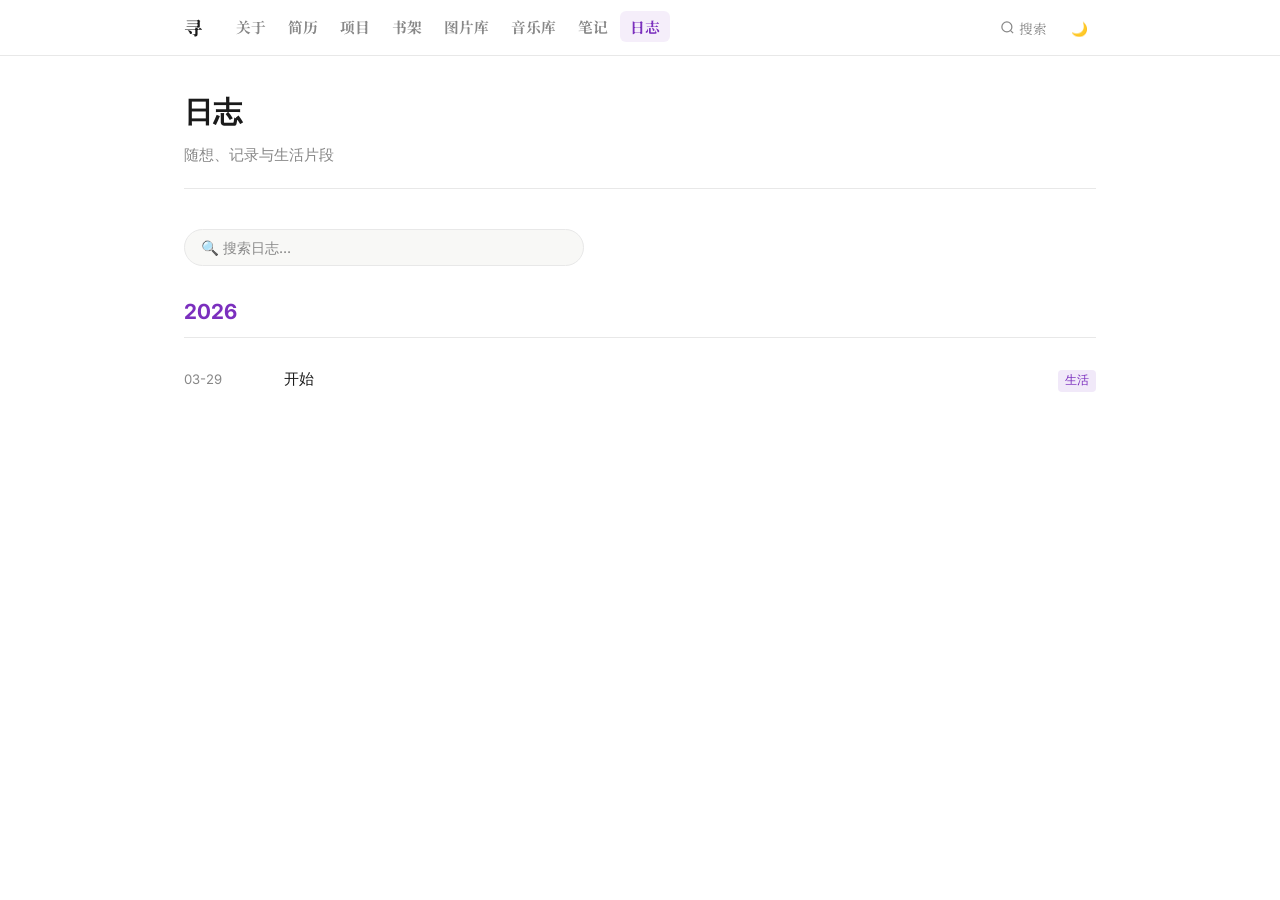
<file: blog.html>
<!DOCTYPE html>
<html lang="zh" data-theme="light">
<head>
  <meta charset="UTF-8">
  <meta name="viewport" content="width=device-width, initial-scale=1.0">
  <title>日志 | 寻</title>
  <link rel="preconnect" href="https://fonts.googleapis.com">
  <link href="https://fonts.googleapis.com/css2?family=Noto+Serif+SC:wght@400;500;700&family=Inter:wght@400;500;600&display=swap" rel="stylesheet">
  <link rel="stylesheet" href="assets/css/style.css">
  <style>
    .blog-search-wrap {
      margin-bottom: 28px;
    }
    .blog-search-input {
      width: 100%;
      max-width: 400px;
      padding: 9px 16px;
      border: 1px solid var(--border);
      border-radius: 24px;
      background: var(--bg-secondary);
      color: var(--text);
      font-size: 0.9rem;
      font-family: var(--font-ui);
      outline: none;
      transition: border-color 0.2s;
    }
    .blog-search-input:focus { border-color: var(--accent); }
    .blog-search-input::placeholder { color: var(--text-muted); }

    /* 列表视图 */
    .blog-list { }
    .blog-year-group { margin-bottom: 40px; }
    .blog-year {
      font-size: 1.3rem;
      font-weight: 700;
      color: var(--accent);
      margin-bottom: 16px;
      padding-bottom: 8px;
      border-bottom: 1px solid var(--border);
    }
    .blog-item {
      display: flex;
      gap: 20px;
      align-items: baseline;
      padding: 12px 0;
      border-bottom: 1px solid var(--border);
      cursor: pointer;
      transition: color 0.2s;
    }
    .blog-item:last-child { border-bottom: none; }
    .blog-item:hover .blog-item-title { color: var(--accent); }
    .blog-item-date {
      color: var(--text-muted);
      font-size: 0.82rem;
      white-space: nowrap;
      flex-shrink: 0;
      width: 80px;
    }
    .blog-item-title {
      font-size: 0.95rem;
      font-weight: 500;
      transition: color 0.2s;
      flex: 1;
    }
    .blog-item-tags {
      display: flex;
      gap: 6px;
      flex-shrink: 0;
    }
    .blog-tag {
      background: rgba(123,47,190,0.1);
      color: var(--accent);
      border-radius: 4px;
      padding: 1px 7px;
      font-size: 0.73rem;
    }

    /* 文章详情 */
    .blog-detail { display: none; }
    .blog-detail.active { display: block; }
    .blog-back-btn {
      display: inline-flex;
      align-items: center;
      gap: 6px;
      background: none;
      border: none;
      color: var(--accent);
      font-size: 0.88rem;
      cursor: pointer;
      padding: 0;
      margin-bottom: 28px;
      font-family: var(--font-ui);
      transition: opacity 0.2s;
    }
    .blog-back-btn:hover { opacity: 0.7; }
    .blog-post-title {
      font-size: 1.8rem;
      font-weight: 700;
      font-family: var(--font-main);
      margin-bottom: 10px;
      line-height: 1.3;
    }
    .blog-post-meta {
      color: var(--text-muted);
      font-size: 0.84rem;
      margin-bottom: 32px;
      display: flex;
      align-items: center;
      gap: 12px;
      flex-wrap: wrap;
    }
    .blog-post-body {
      font-family: var(--font-main);
      font-size: 1.02rem;
      line-height: 2;
      color: var(--text);
    }
    .blog-post-body h2 {
      font-size: 1.2rem;
      font-weight: 700;
      margin: 36px 0 14px;
      padding-bottom: 8px;
      border-bottom: 1px solid var(--border);
    }
    .blog-post-body h3 {
      font-size: 1.05rem;
      font-weight: 600;
      margin: 24px 0 10px;
    }
    .blog-post-body p { margin-bottom: 18px; }
    .blog-post-body blockquote {
      border-left: 3px solid var(--accent);
      padding: 4px 0 4px 20px;
      margin: 24px 0;
      color: var(--text-muted);
      font-style: italic;
    }
    .blog-post-body img {
      border-radius: 8px;
      margin: 16px 0;
    }
  </style>
  <script>
    (function() {
      const t = localStorage.getItem('theme') ||
        (window.matchMedia('(prefers-color-scheme: dark)').matches ? 'dark' : 'light');
      document.documentElement.setAttribute('data-theme', t);
    })();
  </script>
</head>
<body>

  <div id="progress-bar"></div>

  <nav class="navbar">
    <div class="navbar-inner">
      <a class="navbar-brand" href="index.html">寻</a>
      <ul class="nav-links">
        <li><a href="index.html">关于</a></li>
        <li><a href="cv.html">简历</a></li>
        <li><a href="projects.html">项目</a></li>
        <li><a href="books.html">书架</a></li>
        <li><a href="gallery.html">图片库</a></li>
        <li><a href="music.html">音乐库</a></li>
        <li><a href="notes.html">笔记</a></li>
        <li><a href="blog.html">日志</a></li>
      </ul>
      <button class="nav-hamburger" id="nav-hamburger" onclick="toggleMobileNav()">
        <span></span><span></span><span></span>
      </button>
      <div class="nav-right">
        <button class="nav-btn" id="search-btn">
          <svg width="15" height="15" viewBox="0 0 24 24" fill="none" stroke="currentColor" stroke-width="2">
            <circle cx="11" cy="11" r="8"/><path d="m21 21-4.35-4.35"/>
          </svg>
          搜索
        </button>
        <button class="nav-btn" id="theme-toggle">🌙</button>
      </div>
    </div>
  </nav>
  <!-- 手机端导航 -->
<div class="mobile-nav" id="mobile-nav">
  <a href="index.html">关于</a>
  <a href="cv.html">简历</a>
  <a href="projects.html">项目</a>
  <a href="books.html">书架</a>
  <a href="gallery.html">图片库</a>
  <a href="music.html">音乐库</a>
  <a href="notes.html">笔记</a>
  <a href="blog.html">日志</a>
</div>
  
  <main class="page-wrapper">
    <div class="page-header">
      <h1 class="page-title">日志</h1>
      <p class="page-subtitle">随想、记录与生活片段</p>
    </div>

    <!-- 列表视图 -->
    <div id="blog-list-view">
      <div class="blog-search-wrap">
        <input class="blog-search-input"
               id="blog-search"
               type="text"
               placeholder="🔍 搜索日志...">
      </div>
      <div id="blog-list"></div>
    </div>

    <!-- 文章详情 -->
    <div id="blog-detail-view" class="blog-detail">
      <button class="blog-back-btn" onclick="closeBlogPost()">← 返回日志</button>
      <h1 class="blog-post-title" id="post-title"></h1>
      <div class="blog-post-meta" id="post-meta"></div>
      <div class="blog-post-body" id="post-body"></div>
    </div>
  </main>

  <!-- 搜索弹窗 -->
  <div id="search-overlay" class="search-overlay">
    <div class="search-box">
      <div class="search-input-wrap">
        <svg width="18" height="18" viewBox="0 0 24 24" fill="none" stroke="currentColor" stroke-width="2">
          <circle cx="11" cy="11" r="8"/><path d="m21 21-4.35-4.35"/>
        </svg>
        <input id="search-input" class="search-input" placeholder="输入以开始搜索..." autocomplete="off">
      </div>
      <div id="search-results" class="search-results"></div>
      <div class="search-footer">
        <span><kbd>↑</kbd><kbd>↓</kbd> 导航</span>
        <span><kbd>↩</kbd> 选择</span>
        <span><kbd>esc</kbd> 关闭</span>
      </div>
    </div>
  </div>

  <script src="assets/js/main.js"></script>
  <script>
    // ===== 日志数据，按格式添加 =====
    const posts = [
      {
        id: 'start',
        title: '开始',
        date: '2026-03-29',
        tags: ['生活'],
        excerpt: '这是我的第一篇日志。',
        content: `
          <p>Es Muss Sein.</p>
        `
      },
    ];
    // =================================

    function renderBlogList(query) {
      const q = (query || '').toLowerCase();
      const filtered = q
        ? posts.filter(p => p.title.toLowerCase().includes(q) ||
                            p.tags.some(t => t.toLowerCase().includes(q)))
        : posts;

      if (filtered.length === 0) {
        document.getElementById('blog-list').innerHTML =
          '<p style="color:var(--text-muted);padding:24px 0;">未找到相关日志</p>';
        return;
      }

      // 按年份分组
      const byYear = {};
      filtered.forEach(p => {
        const year = p.date.slice(0, 4);
        if (!byYear[year]) byYear[year] = [];
        byYear[year].push(p);
      });

      let html = '';
      Object.keys(byYear).sort((a, b) => b - a).forEach(year => {
        html += `<div class="blog-year-group">
          <div class="blog-year">${year}</div>`;
        byYear[year].forEach(p => {
          const tagsHtml = p.tags.map(t => `<span class="blog-tag">${t}</span>`).join('');
          html += `
            <div class="blog-item" onclick="openBlogPost('${p.id}')">
              <span class="blog-item-date">${p.date.slice(5)}</span>
              <span class="blog-item-title">${p.title}</span>
              <div class="blog-item-tags">${tagsHtml}</div>
            </div>`;
        });
        html += '</div>';
      });

      document.getElementById('blog-list').innerHTML = html;
    }

    function openBlogPost(id) {
      const post = posts.find(p => p.id === id);
      if (!post) return;
      document.getElementById('post-title').textContent = post.title;
      const tagsHtml = post.tags.map(t => `<span class="blog-tag">${t}</span>`).join(' ');
      document.getElementById('post-meta').innerHTML =
        `<span>${post.date}</span><span>${tagsHtml}</span>`;
      document.getElementById('post-body').innerHTML = post.content;
      document.getElementById('blog-list-view').style.display = 'none';
      document.getElementById('blog-detail-view').classList.add('active');
      window.scrollTo({ top: 0, behavior: 'smooth' });
    }

    function closeBlogPost() {
      document.getElementById('blog-detail-view').classList.remove('active');
      document.getElementById('blog-list-view').style.display = 'block';
    }

    document.getElementById('blog-search').addEventListener('input', function () {
      renderBlogList(this.value);
    });

    renderBlogList();
  </script>
</body>
</html>
</file>
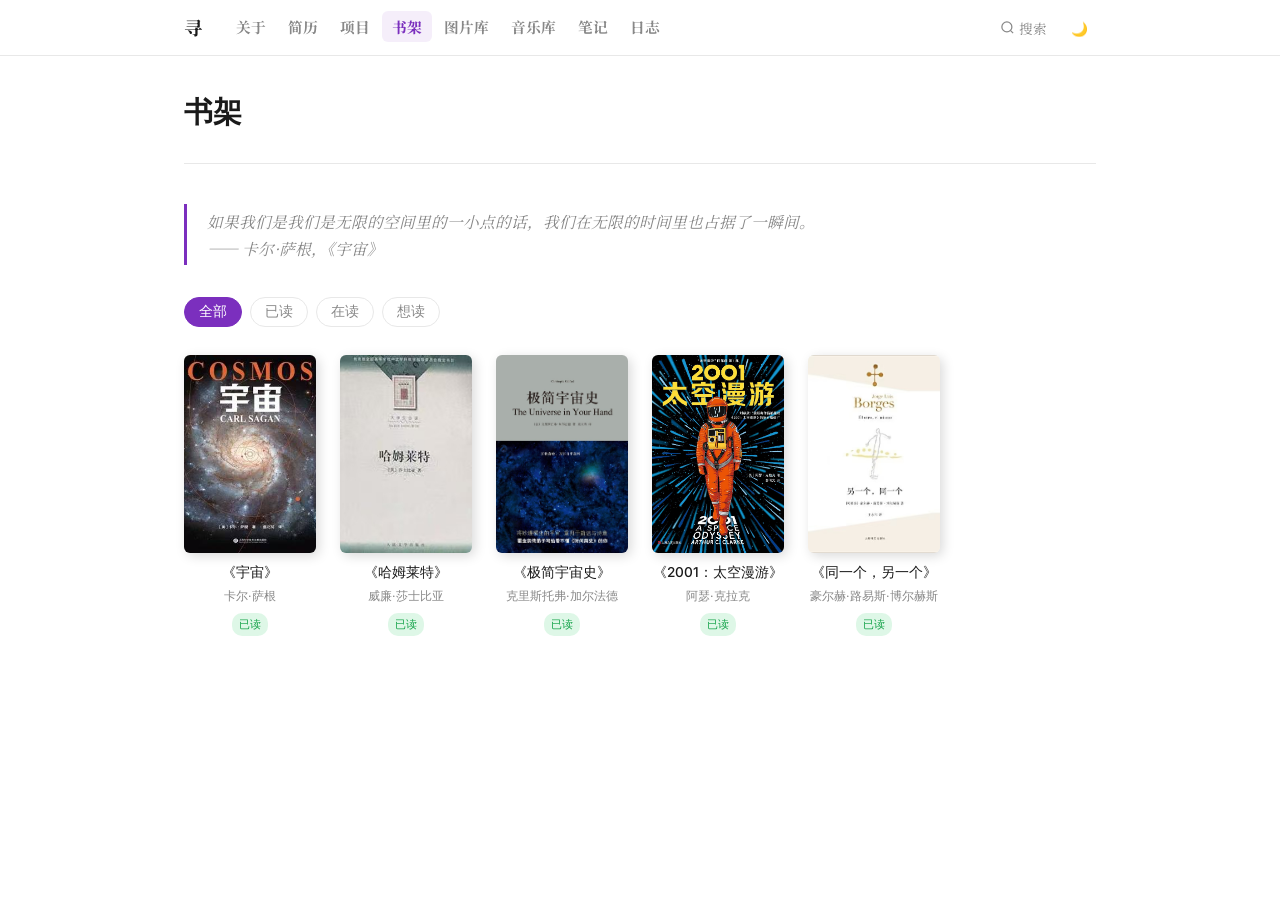
<file: books.html>
<!DOCTYPE html>
<html lang="zh" data-theme="light">
<head>
  <meta charset="UTF-8">
  <meta name="viewport" content="width=device-width, initial-scale=1.0">
  <title>书架 | 寻</title>
  <link rel="preconnect" href="https://fonts.googleapis.com">
  <link href="https://fonts.googleapis.com/css2?family=Noto+Serif+SC:wght@400;500;700&family=Inter:wght@400;500;600&display=swap" rel="stylesheet">
  <link rel="stylesheet" href="assets/css/style.css">
  <style>
    .books-grid {
      display: grid;
      grid-template-columns: repeat(auto-fill, minmax(130px, 1fr));
      gap: 24px;
      margin-top: 8px;
    }
    .book-card {
      cursor: pointer;
      transition: transform 0.2s;
    }
    .book-card:hover { transform: translateY(-4px); }
    .book-cover {
      width: 100%;
      aspect-ratio: 2/3;
      object-fit: cover;
      border-radius: 6px;
      box-shadow: 3px 3px 12px rgba(0,0,0,0.15);
      background: var(--bg-secondary);
      display: flex;
      align-items: center;
      justify-content: center;
      font-size: 2rem;
      margin-bottom: 10px;
    }
    .book-cover img {
      width: 100%;
      height: 100%;
      object-fit: cover;
      border-radius: 6px;
    }
    .book-title {
      font-size: 0.85rem;
      font-weight: 500;
      text-align: center;
      line-height: 1.4;
      margin-bottom: 4px;
    }
    .book-author {
      font-size: 0.76rem;
      color: var(--text-muted);
      text-align: center;
    }
    .book-status {
      display: inline-block;
      font-size: 0.7rem;
      padding: 2px 7px;
      border-radius: 10px;
      margin: 6px auto 0;
      display: block;
      text-align: center;
      width: fit-content;
    }
    .status-read {
      background: rgba(34,197,94,0.15);
      color: #16a34a;
    }
    .status-reading {
      background: rgba(123,47,190,0.12);
      color: var(--accent);
    }
    .status-want {
      background: rgba(234,179,8,0.15);
      color: #b45309;
    }
    .filter-tabs {
      display: flex;
      gap: 8px;
      margin-bottom: 28px;
      flex-wrap: wrap;
    }
    .filter-tab {
      background: none;
      border: 1px solid var(--border);
      border-radius: 20px;
      padding: 5px 14px;
      font-size: 0.85rem;
      cursor: pointer;
      color: var(--text-muted);
      transition: all 0.2s;
      font-family: var(--font-ui);
    }
    .filter-tab:hover,
    .filter-tab.active {
      background: var(--accent);
      border-color: var(--accent);
      color: white;
    }

    /* 书籍详情弹窗 */
    .book-modal {
      display: none;
      position: fixed;
      inset: 0;
      background: rgba(0,0,0,0.5);
      z-index: 2000;
      align-items: center;
      justify-content: center;
      padding: 24px;
    }
    .book-modal.active { display: flex; }
    .book-modal-content {
      background: var(--bg);
      border-radius: 14px;
      padding: 32px;
      max-width: 480px;
      width: 100%;
      position: relative;
      box-shadow: 0 20px 60px rgba(0,0,0,0.2);
      display: grid;
      grid-template-columns: 120px 1fr;
      gap: 24px;
    }
    .book-modal-cover {
      width: 120px;
      aspect-ratio: 2/3;
      object-fit: cover;
      border-radius: 6px;
      box-shadow: 3px 3px 12px rgba(0,0,0,0.15);
      background: var(--bg-secondary);
    }
    .book-modal-cover img {
      width: 100%;
      height: 100%;
      object-fit: cover;
      border-radius: 6px;
    }
    .book-modal-title {
      font-size: 1.15rem;
      font-weight: 700;
      margin-bottom: 6px;
      font-family: var(--font-main);
    }
    .book-modal-author {
      color: var(--text-muted);
      font-size: 0.88rem;
      margin-bottom: 12px;
    }
    .book-modal-note {
  font-size: 0.9rem;
  line-height: 1.8;
  color: var(--text);
  font-family: var(--font-main);
  white-space: pre-wrap;  /* 加这一行 */
}
    .modal-close {
      position: absolute;
      top: 16px;
      right: 16px;
      background: none;
      border: none;
      font-size: 1.2rem;
      cursor: pointer;
      color: var(--text-muted);
      line-height: 1;
    }
    .modal-close:hover { color: var(--text); }
  </style>
  <script>
    (function() {
      const t = localStorage.getItem('theme') ||
        (window.matchMedia('(prefers-color-scheme: dark)').matches ? 'dark' : 'light');
      document.documentElement.setAttribute('data-theme', t);
    })();
  </script>
</head>
<body>

  <div id="progress-bar"></div>

  <nav class="navbar">
    <div class="navbar-inner">
      <a class="navbar-brand" href="index.html">寻</a>
      <ul class="nav-links">
        <li><a href="index.html">关于</a></li>
        <li><a href="cv.html">简历</a></li>
        <li><a href="projects.html">项目</a></li>
        <li><a href="books.html">书架</a></li>
        <li><a href="gallery.html">图片库</a></li>
        <li><a href="music.html">音乐库</a></li>
        <li><a href="notes.html">笔记</a></li>
        <li><a href="blog.html">日志</a></li>
      </ul>
      <button class="nav-hamburger" id="nav-hamburger" onclick="toggleMobileNav()">
        <span></span><span></span><span></span>
      </button>
      <div class="nav-right">
        <button class="nav-btn" id="search-btn">
          <svg width="15" height="15" viewBox="0 0 24 24" fill="none" stroke="currentColor" stroke-width="2">
            <circle cx="11" cy="11" r="8"/><path d="m21 21-4.35-4.35"/>
          </svg>
          搜索
        </button>
        <button class="nav-btn" id="theme-toggle">🌙</button>
      </div>
    </div>
  </nav>
  <!-- 手机端导航 -->
<div class="mobile-nav" id="mobile-nav">
  <a href="index.html">关于</a>
  <a href="cv.html">简历</a>
  <a href="projects.html">项目</a>
  <a href="books.html">书架</a>
  <a href="gallery.html">图片库</a>
  <a href="music.html">音乐库</a>
  <a href="notes.html">笔记</a>
  <a href="blog.html">日志</a>
</div>

  <main class="page-wrapper">
    <div class="page-header">
      <h1 class="page-title">书架</h1>
    </div>

    <div class="quote-block">
      如果我们是我们是无限的空间里的一小点的话，我们在无限的时间里也占据了一瞬间。<br>
      —— 卡尔·萨根，《宇宙》
    </div>

    <!-- 筛选 -->
    <div class="filter-tabs">
      <button class="filter-tab active" onclick="filterBooks('all', this)">全部</button>
      <button class="filter-tab" onclick="filterBooks('read', this)">已读</button>
      <button class="filter-tab" onclick="filterBooks('reading', this)">在读</button>
      <button class="filter-tab" onclick="filterBooks('want', this)">想读</button>
    </div>

    <!-- 书架网格 -->
    <div class="books-grid" id="books-grid">
    </div>
  </main>

  <!-- 书籍详情弹窗 -->
  <div id="book-modal" class="book-modal">
    <div class="book-modal-content">
      <button class="modal-close" onclick="closeBookModal()">✕</button>
      <div class="book-modal-cover" id="modal-cover"></div>
      <div>
        <div class="book-modal-title" id="modal-title"></div>
        <div class="book-modal-author" id="modal-author"></div>
        <div class="book-modal-note" id="modal-note"></div>
      </div>
    </div>
  </div>

  <!-- 搜索弹窗 -->
  <div id="search-overlay" class="search-overlay">
    <div class="search-box">
      <div class="search-input-wrap">
        <svg width="18" height="18" viewBox="0 0 24 24" fill="none" stroke="currentColor" stroke-width="2">
          <circle cx="11" cy="11" r="8"/><path d="m21 21-4.35-4.35"/>
        </svg>
        <input id="search-input" class="search-input" placeholder="输入以开始搜索..." autocomplete="off">
      </div>
      <div id="search-results" class="search-results"></div>
      <div class="search-footer">
        <span><kbd>↑</kbd><kbd>↓</kbd> 导航</span>
        <span><kbd>↩</kbd> 选择</span>
        <span><kbd>esc</kbd> 关闭</span>
      </div>
    </div>
  </div>

  <script src="assets/js/main.js"></script>
  <script>
    // 书目数据，自己添加
    const books = [
      {
        title: '《宇宙》',
        author: '卡尔·萨根',
        cover: 'assets/img/books/COSMOS.jpg',
        emoji: '🌌',
        status: 'read',
        note: '在广袤的空间和无限的时间中，能够与你共享同一颗星球和同一段时光，是我的荣幸。'
      },
      {
        title: '《哈姆莱特》',
        author: '威廉·莎士比亚',
        cover: 'assets/img/books/hmlt.jpg',
        emoji: '🎭',
        status: 'read',
        note: 'To be or not to be, that is the question.'
      },
      {
        title: '《极简宇宙史》',
        author: '克里斯托弗·加尔法德',
        cover: 'assets/img/books/jjyzs.jpg',
        emoji: '⚛️',
        status: 'read',
        note: '宇宙琴弦的涟漪。'
      },
      {
        title: '《2001：太空漫游》',
        author: '阿瑟·克拉克',
        cover: 'assets/img/books/2001tkmy.jpg',
        emoji: '🚀',
        status: 'read',
        note: `今天每一个活着的人身后，都立着30个鬼魂——30:1，正是死去的人与活人的比例。开天辟地以来，在地球上活过的人大约总共一千亿。这是个有趣的数字，因为说巧不巧，我们所在的这个宇宙，也就是银河系，也有大约一千亿颗星星。因此，每一个在地球上活过的人，在这个宇宙里都有一颗对应的星星在闪烁。
        ——《2001：太空漫游》首版序`
      },
      {
        title: '《同一个，另一个》',
        author: '豪尔赫·路易斯·博尔赫斯',
        cover: 'assets/img/books/tyglyg.jpg',
        emoji: '📖',
        status: 'read',
        note: `我用什么才能留住你？
我给你贫穷的街道、
绝望的日落、
破败郊区的月亮，
我给你一个久久地望着孤月的人的悲哀。
它们已离你而去。
你不再分享皎洁的月光
和舒缓的花园。
每晚的月亮
都是过去的镜子。
凌凉的水晶、痛苦的太阳。
永别了，相互爱慕的手
和耳鬓厮磨。
今天你的所有
只是忠实的回忆和孤寂的日子。`,
      },
    ];

    const statusMap = {
      read: { label: '已读', cls: 'status-read' },
      reading: { label: '在读', cls: 'status-reading' },
      want: { label: '想读', cls: 'status-want' },
    };

    function renderBooks(filter) {
      const grid = document.getElementById('books-grid');
      const filtered = filter === 'all' ? books : books.filter(b => b.status === filter);
      grid.innerHTML = filtered.map((b, i) => `
        <div class="book-card" onclick="openBookModal(${books.indexOf(b)})">
          <div class="book-cover">
            ${b.cover
              ? `<img src="${b.cover}" alt="${b.title}" onerror="this.parentElement.innerHTML='${b.emoji}'">`
              : b.emoji}
          </div>
          <div class="book-title">${b.title}</div>
          <div class="book-author">${b.author}</div>
          <span class="book-status ${statusMap[b.status].cls}">${statusMap[b.status].label}</span>
        </div>
      `).join('');
    }

    function filterBooks(status, btn) {
      document.querySelectorAll('.filter-tab').forEach(b => b.classList.remove('active'));
      btn.classList.add('active');
      renderBooks(status);
    }

    function openBookModal(idx) {
      const b = books[idx];
      document.getElementById('modal-title').textContent = b.title;
      document.getElementById('modal-author').textContent = b.author;
      document.getElementById('modal-note').textContent = b.note;
      const cover = document.getElementById('modal-cover');
      cover.innerHTML = b.cover
        ? `<img src="${b.cover}" alt="${b.title}">`
        : `<div style="width:100%;height:100%;display:flex;align-items:center;justify-content:center;font-size:3rem;background:var(--bg-secondary);border-radius:6px;">${b.emoji}</div>`;
      document.getElementById('book-modal').classList.add('active');
    }

    function closeBookModal() {
      document.getElementById('book-modal').classList.remove('active');
    }

    document.getElementById('book-modal').addEventListener('click', e => {
      if (e.target === document.getElementById('book-modal')) closeBookModal();
    });

    document.addEventListener('keydown', e => {
      if (e.key === 'Escape') closeBookModal();
    });

    renderBooks('all');
  </script>
</body>
</html>
</file>
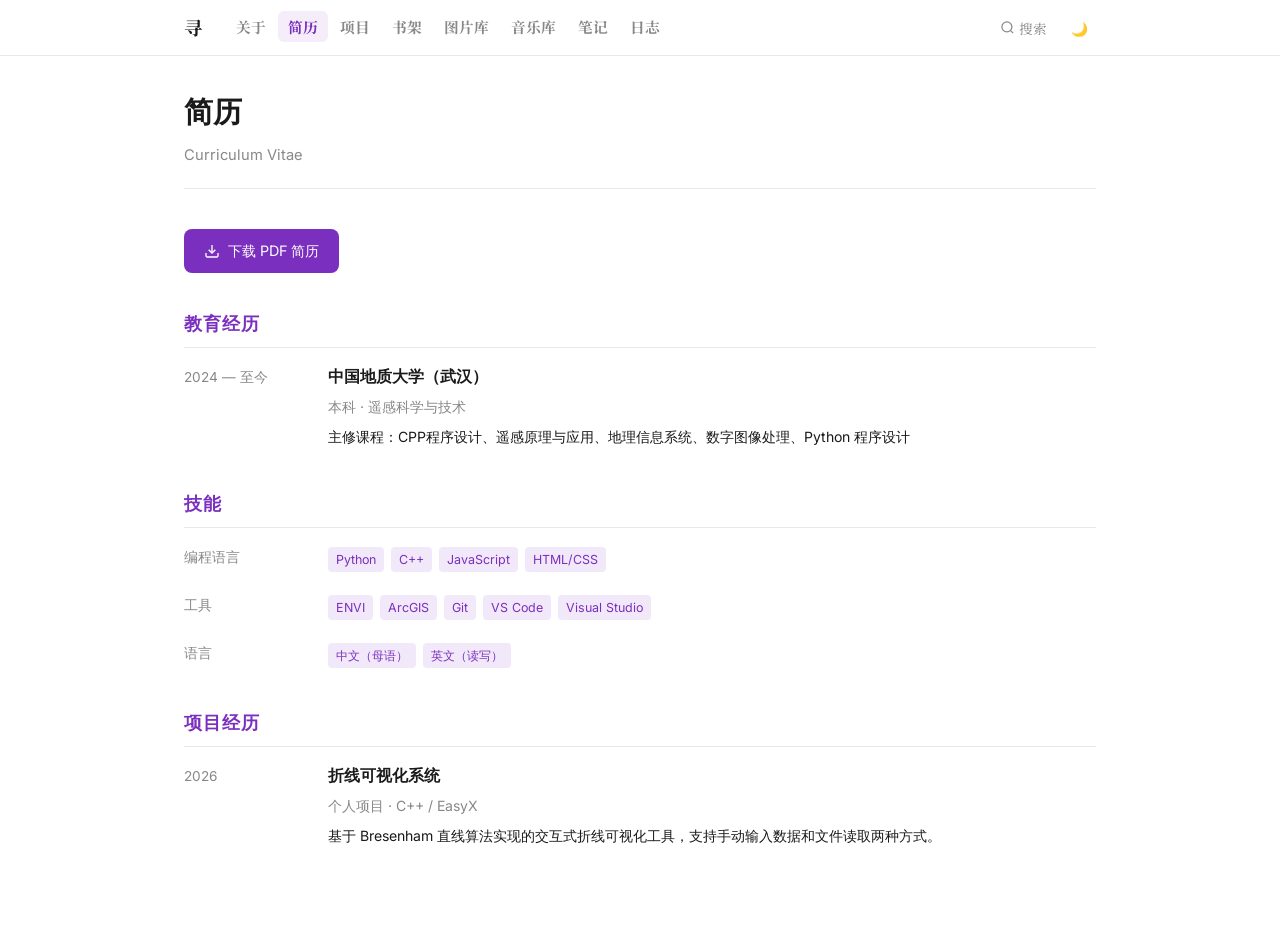
<file: cv.html>
<!DOCTYPE html>
<html lang="zh" data-theme="light">
<head>
  <meta charset="UTF-8">
  <meta name="viewport" content="width=device-width, initial-scale=1.0">
  <title>简历 | 寻</title>
  <link rel="preconnect" href="https://fonts.googleapis.com">
  <link href="https://fonts.googleapis.com/css2?family=Noto+Serif+SC:wght@400;500;700&family=Inter:wght@400;500;600&display=swap" rel="stylesheet">
  <link rel="stylesheet" href="assets/css/style.css">
  <style>
    .cv-section { margin-bottom: 40px; }
    .cv-section-title {
      font-size: 1.1rem;
      font-weight: 600;
      color: var(--accent);
      margin-bottom: 16px;
      padding-bottom: 8px;
      border-bottom: 1px solid var(--border);
      letter-spacing: 0.05em;
    }
    .cv-item {
      display: grid;
      grid-template-columns: 120px 1fr;
      gap: 12px 24px;
      margin-bottom: 20px;
    }
    .cv-date {
      color: var(--text-muted);
      font-size: 0.85rem;
      padding-top: 2px;
      white-space: nowrap;
    }
    .cv-content-title {
      font-weight: 600;
      font-size: 0.98rem;
      margin-bottom: 4px;
    }
    .cv-content-sub {
      color: var(--text-muted);
      font-size: 0.88rem;
      margin-bottom: 6px;
    }
    .cv-content-desc {
      font-size: 0.88rem;
      color: var(--text);
      line-height: 1.7;
    }
    .cv-tag {
      display: inline-block;
      background: rgba(123,47,190,0.1);
      color: var(--accent);
      border-radius: 4px;
      padding: 2px 8px;
      font-size: 0.78rem;
      margin: 3px 3px 0 0;
    }
    .cv-download {
      display: inline-flex;
      align-items: center;
      gap: 8px;
      background: var(--accent);
      color: white;
      padding: 10px 20px;
      border-radius: 8px;
      font-size: 0.9rem;
      margin-bottom: 36px;
      transition: opacity 0.2s;
    }
    .cv-download:hover {
      color: white;
      opacity: 0.85;
    }
    @media (max-width: 600px) {
      .cv-item { grid-template-columns: 1fr; gap: 4px; }
    }
  </style>
  <script>
    (function() {
      const t = localStorage.getItem('theme') ||
        (window.matchMedia('(prefers-color-scheme: dark)').matches ? 'dark' : 'light');
      document.documentElement.setAttribute('data-theme', t);
    })();
  </script>
</head>
<body>

  <div id="progress-bar"></div>

  <nav class="navbar">
    <div class="navbar-inner">
      <a class="navbar-brand" href="index.html">寻</a>
      <ul class="nav-links">
        <li><a href="index.html">关于</a></li>
        <li><a href="cv.html">简历</a></li>
        <li><a href="projects.html">项目</a></li>
        <li><a href="books.html">书架</a></li>
        <li><a href="gallery.html">图片库</a></li>
        <li><a href="music.html">音乐库</a></li>
        <li><a href="notes.html">笔记</a></li>
        <li><a href="blog.html">日志</a></li>
      </ul>
      <button class="nav-hamburger" id="nav-hamburger" onclick="toggleMobileNav()">
        <span></span><span></span><span></span>
      </button>
      <div class="nav-right">
        <button class="nav-btn" id="search-btn">
          <svg width="15" height="15" viewBox="0 0 24 24" fill="none" stroke="currentColor" stroke-width="2">
            <circle cx="11" cy="11" r="8"/><path d="m21 21-4.35-4.35"/>
          </svg>
          搜索
        </button>
        <button class="nav-btn" id="theme-toggle">🌙</button>
      </div>
    </div>
  </nav>
  <!-- 手机端导航 -->
<div class="mobile-nav" id="mobile-nav">
  <a href="index.html">关于</a>
  <a href="cv.html">简历</a>
  <a href="projects.html">项目</a>
  <a href="books.html">书架</a>
  <a href="gallery.html">图片库</a>
  <a href="music.html">音乐库</a>
  <a href="notes.html">笔记</a>
  <a href="blog.html">日志</a>
</div>

  <main class="page-wrapper">
    <div class="page-header">
      <h1 class="page-title">简历</h1>
      <p class="page-subtitle">Curriculum Vitae</p>
    </div>

    <!-- 下载按钮 -->
    <a class="cv-download" href="assets/pdf/cv.pdf" target="_blank">
      <svg width="16" height="16" viewBox="0 0 24 24" fill="none" stroke="currentColor" stroke-width="2">
        <path d="M21 15v4a2 2 0 0 1-2 2H5a2 2 0 0 1-2-2v-4"/>
        <polyline points="7 10 12 15 17 10"/>
        <line x1="12" y1="15" x2="12" y2="3"/>
      </svg>
      下载 PDF 简历
    </a>

    <!-- 教育经历 -->
    <div class="cv-section">
      <div class="cv-section-title">教育经历</div>

      <div class="cv-item">
        <div class="cv-date">2024 — 至今</div>
        <div>
          <div class="cv-content-title">中国地质大学（武汉）</div>
          <div class="cv-content-sub">本科 · 遥感科学与技术</div>
          <div class="cv-content-desc">主修课程：CPP程序设计、遥感原理与应用、地理信息系统、数字图像处理、Python 程序设计</div>
        </div>
      </div>
    </div>

    <!-- 技能 -->
    <div class="cv-section">
      <div class="cv-section-title">技能</div>

      <div class="cv-item">
        <div class="cv-date">编程语言</div>
        <div>
          <span class="cv-tag">Python</span>
          <span class="cv-tag">C++</span>
          <span class="cv-tag">JavaScript</span>
          <span class="cv-tag">HTML/CSS</span>
        </div>
      </div>

      <div class="cv-item">
        <div class="cv-date">工具</div>
        <div>
          <span class="cv-tag">ENVI</span>
          <span class="cv-tag">ArcGIS</span>
          <span class="cv-tag">Git</span>
          <span class="cv-tag">VS Code</span>
          <span class="cv-tag">Visual Studio</span>
        </div>
      </div>

      <div class="cv-item">
        <div class="cv-date">语言</div>
        <div>
          <span class="cv-tag">中文（母语）</span>
          <span class="cv-tag">英文（读写）</span>
        </div>
      </div>
    </div>

    <!-- 项目经历 -->
    <div class="cv-section">
      <div class="cv-section-title">项目经历</div>

      <div class="cv-item">
        <div class="cv-date">2026</div>
        <div>
          <div class="cv-content-title">折线可视化系统</div>
          <div class="cv-content-sub">个人项目 · C++ / EasyX</div>
          <div class="cv-content-desc">
            基于 Bresenham 直线算法实现的交互式折线可视化工具，支持手动输入数据和文件读取两种方式。
          </div>
        </div>
      </div>
    </div>

  </main>

  <!-- 搜索弹窗 -->
  <div id="search-overlay" class="search-overlay">
    <div class="search-box">
      <div class="search-input-wrap">
        <svg width="18" height="18" viewBox="0 0 24 24" fill="none" stroke="currentColor" stroke-width="2">
          <circle cx="11" cy="11" r="8"/><path d="m21 21-4.35-4.35"/>
        </svg>
        <input id="search-input" class="search-input" placeholder="输入以开始搜索..." autocomplete="off">
      </div>
      <div id="search-results" class="search-results"></div>
      <div class="search-footer">
        <span><kbd>↑</kbd><kbd>↓</kbd> 导航</span>
        <span><kbd>↩</kbd> 选择</span>
        <span><kbd>esc</kbd> 关闭</span>
      </div>
    </div>
  </div>

  <script src="assets/js/main.js"></script>
</body>
</html>
</file>
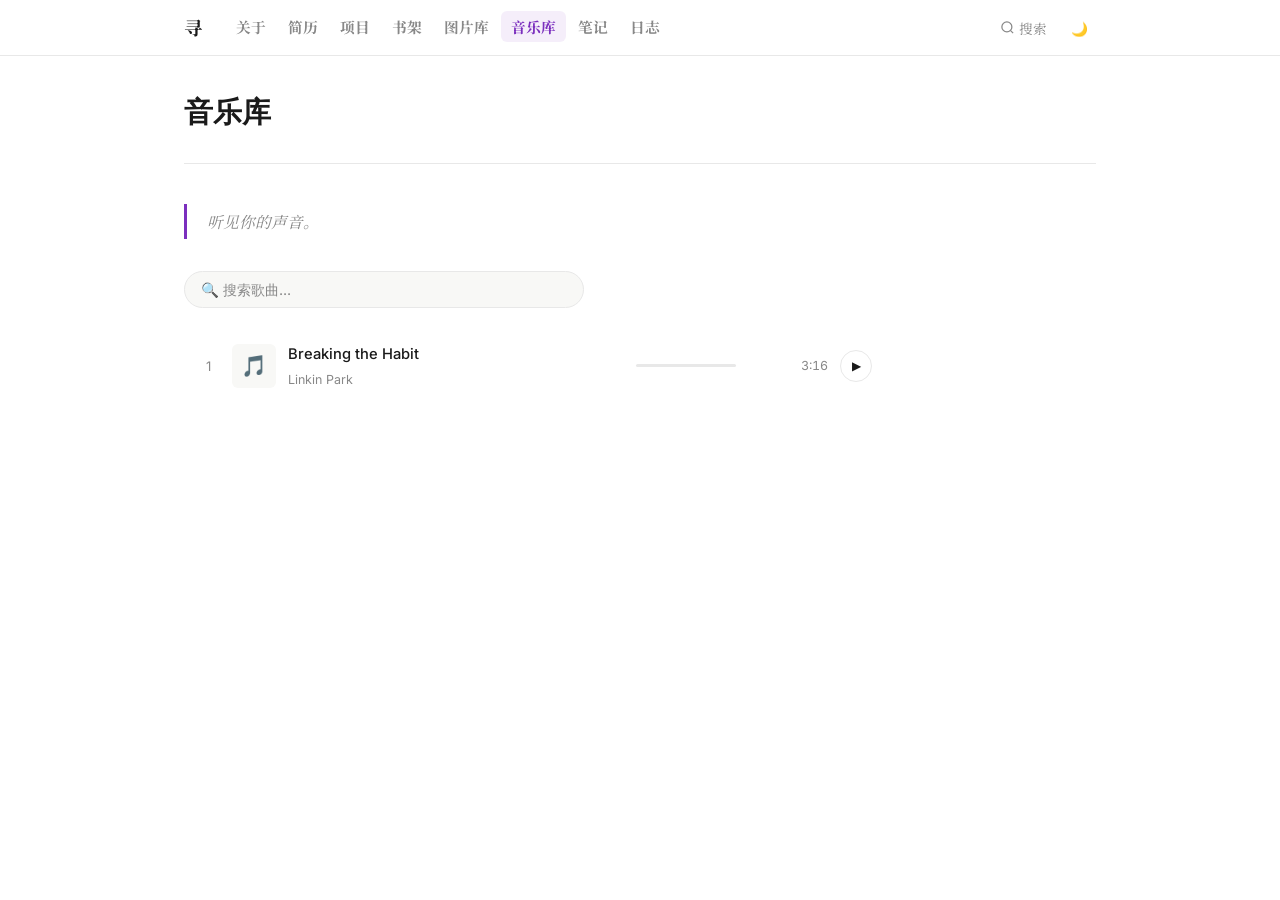
<file: music.html>
<!DOCTYPE html>
<html lang="zh" data-theme="light">
<head>
  <meta charset="UTF-8">
  <meta name="viewport" content="width=device-width, initial-scale=1.0">
  <title>音乐库 | 寻</title>
  <link rel="preconnect" href="https://fonts.googleapis.com">
  <link href="https://fonts.googleapis.com/css2?family=Noto+Serif+SC:wght@400;500;700&family=Inter:wght@400;500;600&display=swap" rel="stylesheet">
  <link rel="stylesheet" href="assets/css/style.css">
  <style>
    .music-search-wrap {
      margin: 0 0 24px;
    }
    .music-search-input {
      width: 100%;
      max-width: 400px;
      padding: 9px 16px;
      border: 1px solid var(--border);
      border-radius: 24px;
      background: var(--bg-secondary);
      color: var(--text);
      font-size: 0.9rem;
      font-family: var(--font-ui);
      outline: none;
      transition: border-color 0.2s;
    }
    .music-search-input:focus {
      border-color: var(--accent);
    }
    .music-search-input::placeholder {
      color: var(--text-muted);
    }

    .music-list { max-width: 700px; }
    .music-item {
      display: flex;
      align-items: center;
      gap: 12px;
      padding: 10px 12px;
      border-radius: 8px;
      cursor: pointer;
      transition: background 0.2s;
    }
    .music-item:hover { background: var(--bg-secondary); }
    .music-item.playing {
      background: rgba(123,47,190,0.08);
    }
    .music-item.hidden { display: none; }

    .music-index {
      width: 24px;
      text-align: center;
      color: var(--text-muted);
      font-size: 0.82rem;
      flex-shrink: 0;
    }
    .music-cover {
      width: 44px;
      height: 44px;
      border-radius: 6px;
      object-fit: cover;
      flex-shrink: 0;
      background: var(--bg-secondary);
      display: flex;
      align-items: center;
      justify-content: center;
      font-size: 1.3rem;
    }
    .music-cover img {
      width: 100%;
      height: 100%;
      object-fit: cover;
      border-radius: 6px;
    }
    .music-info { flex: 1; min-width: 0; }
    .music-title {
      display: block;
      font-size: 0.92rem;
      font-weight: 500;
      white-space: nowrap;
      overflow: hidden;
      text-overflow: ellipsis;
    }
    .music-artist {
      display: block;
      font-size: 0.78rem;
      color: var(--text-muted);
      margin-top: 2px;
    }
    .music-progress-wrap {
      width: 100px;
      height: 3px;
      background: var(--border);
      border-radius: 2px;
      flex-shrink: 0;
      overflow: hidden;
    }
    .music-progress-fill {
      height: 100%;
      width: 0%;
      background: var(--accent);
      border-radius: 2px;
      transition: width 0.8s linear;
    }
    .music-duration {
      width: 80px;
      text-align: right;
      font-size: 0.78rem;
      color: var(--text-muted);
      flex-shrink: 0;
      font-variant-numeric: tabular-nums;
    }
    .music-play-btn {
      width: 32px;
      height: 32px;
      border-radius: 50%;
      border: 1.5px solid var(--border);
      background: none;
      cursor: pointer;
      font-size: 0.72rem;
      display: flex;
      align-items: center;
      justify-content: center;
      flex-shrink: 0;
      transition: all 0.2s;
      color: var(--text);
    }
    .music-play-btn:hover,
    .music-item.playing .music-play-btn {
      background: var(--accent);
      border-color: var(--accent);
      color: white;
    }

    @media (max-width: 600px) {
      .music-progress-wrap { display: none; }
      .music-duration { width: 60px; }
    }
  </style>
  <script>
    (function() {
      const t = localStorage.getItem('theme') ||
        (window.matchMedia('(prefers-color-scheme: dark)').matches ? 'dark' : 'light');
      document.documentElement.setAttribute('data-theme', t);
    })();
  </script>
</head>
<body>

  <div id="progress-bar"></div>

  <nav class="navbar">
    <div class="navbar-inner">
      <a class="navbar-brand" href="index.html">寻</a>
      <ul class="nav-links">
        <li><a href="index.html">关于</a></li>
        <li><a href="cv.html">简历</a></li>
        <li><a href="projects.html">项目</a></li>
        <li><a href="books.html">书架</a></li>
        <li><a href="gallery.html">图片库</a></li>
        <li><a href="music.html">音乐库</a></li>
        <li><a href="notes.html">笔记</a></li>
        <li><a href="blog.html">日志</a></li>
      </ul>
      <button class="nav-hamburger" id="nav-hamburger" onclick="toggleMobileNav()">
        <span></span><span></span><span></span>
      </button>
      <div class="nav-right">
        <button class="nav-btn" id="search-btn">
          <svg width="15" height="15" viewBox="0 0 24 24" fill="none" stroke="currentColor" stroke-width="2">
            <circle cx="11" cy="11" r="8"/><path d="m21 21-4.35-4.35"/>
          </svg>
          搜索
        </button>
        <button class="nav-btn" id="theme-toggle">🌙</button>
      </div>
    </div>
  </nav>
  <!-- 手机端导航 -->
<div class="mobile-nav" id="mobile-nav">
  <a href="index.html">关于</a>
  <a href="cv.html">简历</a>
  <a href="projects.html">项目</a>
  <a href="books.html">书架</a>
  <a href="gallery.html">图片库</a>
  <a href="music.html">音乐库</a>
  <a href="notes.html">笔记</a>
  <a href="blog.html">日志</a>
</div>

  <main class="page-wrapper">
    <div class="page-header">
      <h1 class="page-title">音乐库</h1>
    </div>

    <div class="quote-block">听见你的声音。</div>

    <!-- 搜索 -->
    <div class="music-search-wrap">
      <input class="music-search-input"
             id="music-search"
             type="text"
             placeholder="🔍 搜索歌曲...">
    </div>

    <!-- 歌单 -->
    <div class="music-list" id="music-list"></div>

    <audio id="audio-player" preload="none"></audio>
  </main>

  <!-- 搜索弹窗 -->
  <div id="search-overlay" class="search-overlay">
    <div class="search-box">
      <div class="search-input-wrap">
        <svg width="18" height="18" viewBox="0 0 24 24" fill="none" stroke="currentColor" stroke-width="2">
          <circle cx="11" cy="11" r="8"/><path d="m21 21-4.35-4.35"/>
        </svg>
        <input id="search-input" class="search-input" placeholder="输入以开始搜索..." autocomplete="off">
      </div>
      <div id="search-results" class="search-results"></div>
      <div class="search-footer">
        <span><kbd>↑</kbd><kbd>↓</kbd> 导航</span>
        <span><kbd>↩</kbd> 选择</span>
        <span><kbd>esc</kbd> 关闭</span>
      </div>
    </div>
  </div>

  <script src="assets/js/main.js"></script>
  <script>
    // ===== 歌单数据，按格式添加 =====
    const songs = [
      {
        title: 'Breaking the Habit',
        artist: 'Linkin Park',
        file: 'assets/music/breaking-the-habit.mp3',
        cover: '',
        emoji: '🎵',
        duration: '3:16'
      },
      // 继续添加...
    ];
    // =================================

    let curIdx = -1;
    let isPlaying = false;
    const audio = document.getElementById('audio-player');

    function renderList() {
      const list = document.getElementById('music-list');
      list.innerHTML = songs.map((s, i) => `
        <div class="music-item" id="item-${i}"
             data-title="${s.title}"
             onclick="togglePlay(${i})">
          <span class="music-index">${i + 1}</span>
          <div class="music-cover">
            ${s.cover
              ? `<img src="${s.cover}" alt="${s.title}" onerror="this.parentElement.innerHTML='${s.emoji}'">`
              : s.emoji}
          </div>
          <div class="music-info">
            <span class="music-title">${s.title}</span>
            <span class="music-artist">${s.artist}</span>
          </div>
          <div class="music-progress-wrap">
            <div class="music-progress-fill" id="prog-${i}"></div>
          </div>
          <span class="music-duration" id="dur-${i}">${s.duration}</span>
          <button class="music-play-btn" id="btn-${i}">▶</button>
        </div>
      `).join('');
    }

    function togglePlay(idx) {
      if (curIdx === idx) {
        if (isPlaying) { audio.pause(); setBtn(idx, '▶'); isPlaying = false; }
        else { audio.play(); setBtn(idx, '⏸'); isPlaying = true; }
        return;
      }
      if (curIdx >= 0) resetItem(curIdx);
      curIdx = idx;
      audio.src = songs[idx].file;
      audio.play();
      isPlaying = true;
      setBtn(idx, '⏸');
      document.querySelectorAll('.music-item').forEach(el => el.classList.remove('playing'));
      document.getElementById(`item-${idx}`).classList.add('playing');
    }

    function setBtn(idx, icon) {
      const b = document.getElementById(`btn-${idx}`);
      if (b) b.textContent = icon;
    }

    function resetItem(idx) {
      setBtn(idx, '▶');
      const p = document.getElementById(`prog-${idx}`);
      if (p) p.style.width = '0%';
      const d = document.getElementById(`dur-${idx}`);
      if (d) d.textContent = songs[idx].duration;
      document.getElementById(`item-${idx}`)?.classList.remove('playing');
    }

    function fmt(s) {
      return Math.floor(s / 60) + ':' + String(Math.floor(s % 60)).padStart(2, '0');
    }

    audio.addEventListener('timeupdate', () => {
      if (!audio.duration) return;
      const p = document.getElementById(`prog-${curIdx}`);
      if (p) p.style.width = (audio.currentTime / audio.duration * 100) + '%';
      const d = document.getElementById(`dur-${curIdx}`);
      if (d) d.textContent = fmt(audio.currentTime) + ' / ' + fmt(audio.duration);
    });

    audio.addEventListener('ended', () => {
      resetItem(curIdx);
      isPlaying = false;
      if (curIdx < songs.length - 1) togglePlay(curIdx + 1);
      else curIdx = -1;
    });

    document.getElementById('music-search').addEventListener('input', function () {
      const q = this.value.toLowerCase();
      document.querySelectorAll('.music-item').forEach(item => {
        item.classList.toggle('hidden',
          !item.dataset.title.toLowerCase().includes(q));
      });
    });

    renderList();
  </script>
</body>
</html>
</file>
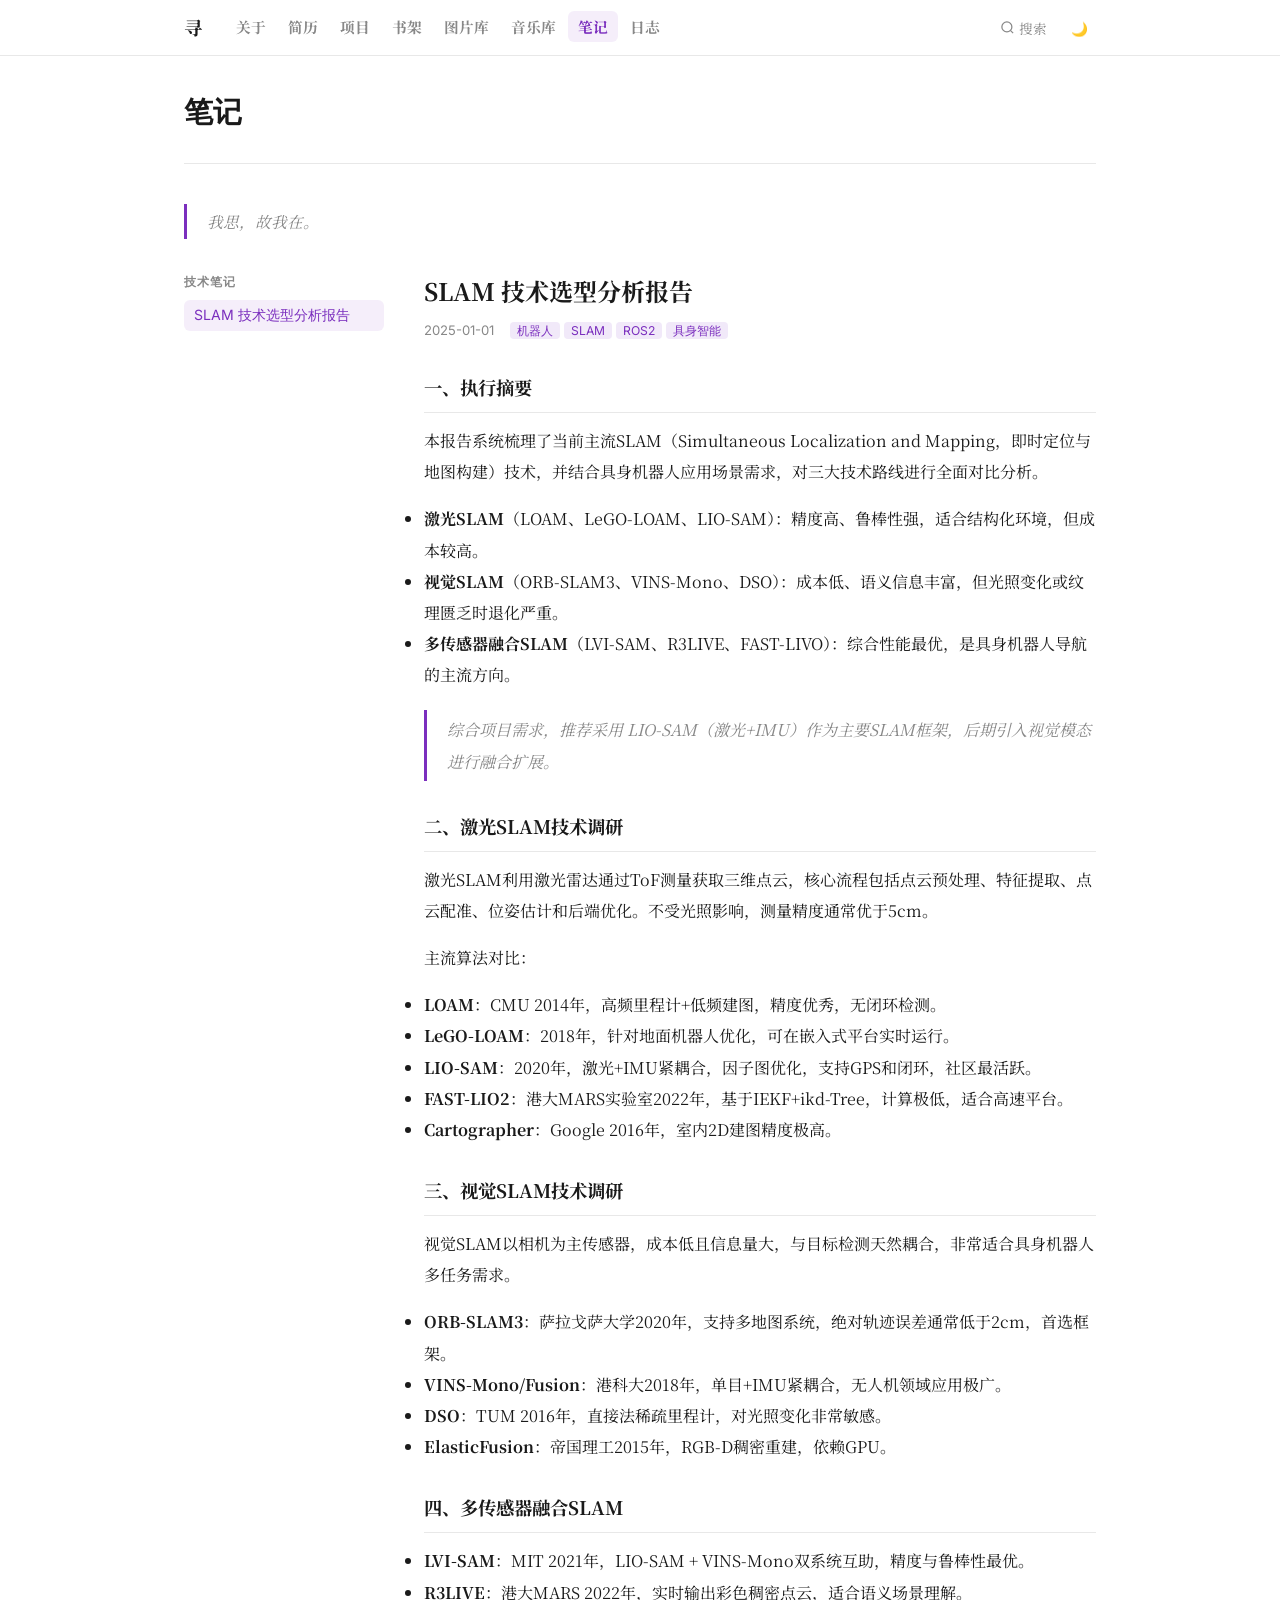
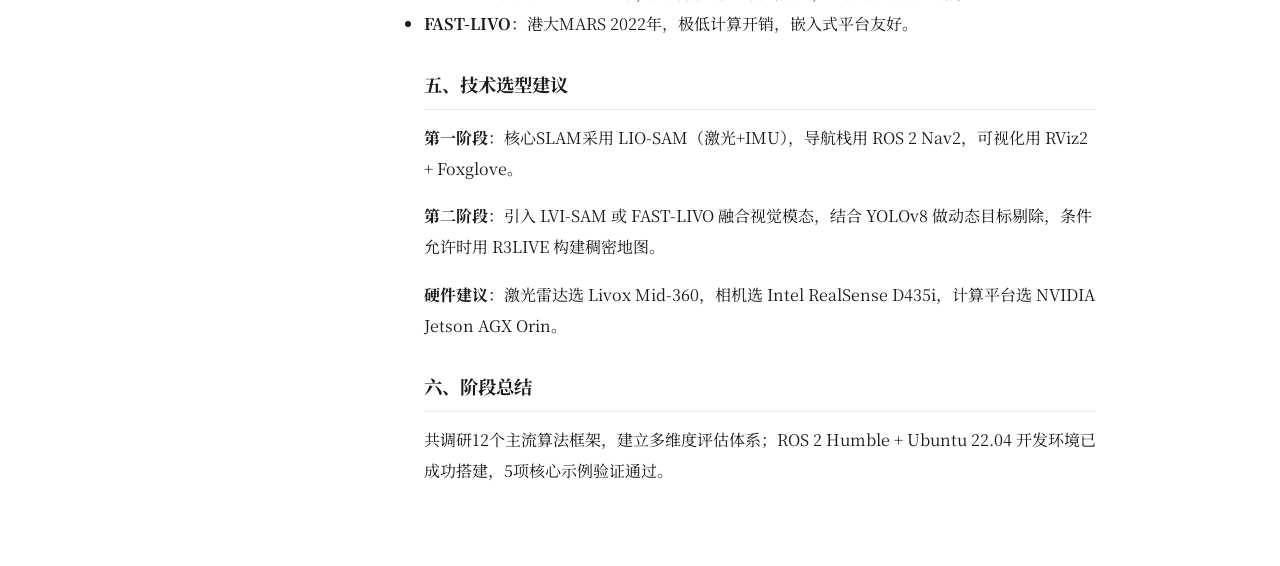
<file: notes.html>
<!DOCTYPE html>
<html lang="zh" data-theme="light">
<head>
  <meta charset="UTF-8">
  <meta name="viewport" content="width=device-width, initial-scale=1.0">
  <title>笔记 | 寻</title>
  <link rel="preconnect" href="https://fonts.googleapis.com">
  <link href="https://fonts.googleapis.com/css2?family=Noto+Serif+SC:wght@400;500;700&family=Inter:wght@400;500;600&display=swap" rel="stylesheet">
  <link rel="stylesheet" href="assets/css/style.css">
  <style>
    .notes-layout {
      display: grid;
      grid-template-columns: 200px 1fr;
      gap: 40px;
      align-items: start;
    }
    .notes-sidebar {
      position: sticky;
      top: 80px;
    }
    .notes-category {
      font-size: 0.78rem;
      color: var(--text-muted);
      text-transform: uppercase;
      letter-spacing: 0.08em;
      font-weight: 600;
      margin: 20px 0 8px;
    }
    .notes-category:first-child { margin-top: 0; }
    .note-nav-item {
      display: block;
      padding: 6px 10px;
      border-radius: 6px;
      font-size: 0.88rem;
      color: var(--text-muted);
      cursor: pointer;
      transition: all 0.2s;
      border: none;
      background: none;
      width: 100%;
      text-align: left;
      font-family: var(--font-ui);
    }
    .note-nav-item:hover,
    .note-nav-item.active {
      color: var(--accent);
      background: rgba(123,47,190,0.08);
    }

    .notes-content { min-height: 400px; }
    .note-detail { display: none; }
    .note-detail.active { display: block; }
    .note-title {
      font-size: 1.5rem;
      font-weight: 700;
      margin-bottom: 8px;
      font-family: var(--font-main);
    }
    .note-meta {
      color: var(--text-muted);
      font-size: 0.82rem;
      margin-bottom: 28px;
      display: flex;
      gap: 16px;
    }
    .note-tag {
      background: rgba(123,47,190,0.1);
      color: var(--accent);
      border-radius: 4px;
      padding: 1px 7px;
      font-size: 0.76rem;
    }
    .note-body {
      font-family: var(--font-main);
      font-size: 1rem;
      line-height: 1.95;
      color: var(--text);
    }
    .note-body h2 {
      font-size: 1.15rem;
      font-weight: 700;
      margin: 28px 0 12px;
      padding-bottom: 6px;
      border-bottom: 1px solid var(--border);
    }
    .note-body h3 {
      font-size: 1rem;
      font-weight: 600;
      margin: 20px 0 8px;
    }
    .note-body p { margin-bottom: 16px; }
    .note-body blockquote {
      border-left: 3px solid var(--accent);
      padding: 4px 0 4px 20px;
      margin: 20px 0;
      color: var(--text-muted);
      font-style: italic;
    }
    .note-body code {
      background: var(--bg-secondary);
      padding: 2px 6px;
      border-radius: 4px;
      font-size: 0.88em;
      font-family: 'Courier New', monospace;
    }

    .note-list-view { }
    .note-list-item {
      padding: 16px 0;
      border-bottom: 1px solid var(--border);
      cursor: pointer;
      transition: color 0.2s;
    }
    .note-list-item:hover .note-list-title { color: var(--accent); }
    .note-list-title {
      font-size: 1rem;
      font-weight: 600;
      margin-bottom: 4px;
      transition: color 0.2s;
    }
    .note-list-excerpt {
      font-size: 0.85rem;
      color: var(--text-muted);
      line-height: 1.6;
    }

    @media (max-width: 700px) {
      .notes-layout { grid-template-columns: 1fr; }
      .notes-sidebar { position: static; }
    }
  </style>
  <script>
    (function() {
      const t = localStorage.getItem('theme') ||
        (window.matchMedia('(prefers-color-scheme: dark)').matches ? 'dark' : 'light');
      document.documentElement.setAttribute('data-theme', t);
    })();
  </script>
</head>
<body>

  <div id="progress-bar"></div>

  <nav class="navbar">
    <div class="navbar-inner">
      <a class="navbar-brand" href="index.html">寻</a>
      <ul class="nav-links">
        <li><a href="index.html">关于</a></li>
        <li><a href="cv.html">简历</a></li>
        <li><a href="projects.html">项目</a></li>
        <li><a href="books.html">书架</a></li>
        <li><a href="gallery.html">图片库</a></li>
        <li><a href="music.html">音乐库</a></li>
        <li><a href="notes.html">笔记</a></li>
        <li><a href="blog.html">日志</a></li>
      </ul>
      <button class="nav-hamburger" id="nav-hamburger" onclick="toggleMobileNav()">
        <span></span><span></span><span></span>
      </button>
      <div class="nav-right">
        <button class="nav-btn" id="search-btn">
          <svg width="15" height="15" viewBox="0 0 24 24" fill="none" stroke="currentColor" stroke-width="2">
            <circle cx="11" cy="11" r="8"/><path d="m21 21-4.35-4.35"/>
          </svg>
          搜索
        </button>
        <button class="nav-btn" id="theme-toggle">🌙</button>
      </div>
    </div>
  </nav>
  <!-- 手机端导航 -->
<div class="mobile-nav" id="mobile-nav">
  <a href="index.html">关于</a>
  <a href="cv.html">简历</a>
  <a href="projects.html">项目</a>
  <a href="books.html">书架</a>
  <a href="gallery.html">图片库</a>
  <a href="music.html">音乐库</a>
  <a href="notes.html">笔记</a>
  <a href="blog.html">日志</a>
</div>

  <main class="page-wrapper">
    <div class="page-header">
      <h1 class="page-title">笔记</h1>
    </div>
    
    <div class="quote-block">我思，故我在。</div>
    
    <div class="notes-layout">
      <!-- 侧边栏 -->
      <div class="notes-sidebar" id="notes-sidebar"></div>

      <!-- 内容区 -->
      <div class="notes-content" id="notes-content"></div>
    </div>
  </main>

  <!-- 搜索弹窗 -->
  <div id="search-overlay" class="search-overlay">
    <div class="search-box">
      <div class="search-input-wrap">
        <svg width="18" height="18" viewBox="0 0 24 24" fill="none" stroke="currentColor" stroke-width="2">
          <circle cx="11" cy="11" r="8"/><path d="m21 21-4.35-4.35"/>
        </svg>
        <input id="search-input" class="search-input" placeholder="输入以开始搜索..." autocomplete="off">
      </div>
      <div id="search-results" class="search-results"></div>
      <div class="search-footer">
        <span><kbd>↑</kbd><kbd>↓</kbd> 导航</span>
        <span><kbd>↩</kbd> 选择</span>
        <span><kbd>esc</kbd> 关闭</span>
      </div>
    </div>
  </div>

  <script src="assets/js/main.js"></script>
  <script>
    // ===== 笔记数据，按格式添加 =====
    const notes = [
      {
  id: 'slam',
  category: '技术笔记',
  title: 'SLAM 技术选型分析报告',
  date: '2025-01-01',
  tags: ['机器人', 'SLAM', 'ROS2', '具身智能'],
  excerpt: '对激光SLAM、视觉SLAM和多传感器融合SLAM三大技术路线的全面对比，推荐以LIO-SAM作为核心框架。',
  content: `
    <h2>一、执行摘要</h2>
    <p>本报告系统梳理了当前主流SLAM（Simultaneous Localization and Mapping，即时定位与地图构建）技术，并结合具身机器人应用场景需求，对三大技术路线进行全面对比分析。</p>
    <ul>
      <li><strong>激光SLAM</strong>（LOAM、LeGO-LOAM、LIO-SAM）：精度高、鲁棒性强，适合结构化环境，但成本较高。</li>
      <li><strong>视觉SLAM</strong>（ORB-SLAM3、VINS-Mono、DSO）：成本低、语义信息丰富，但光照变化或纹理匮乏时退化严重。</li>
      <li><strong>多传感器融合SLAM</strong>（LVI-SAM、R3LIVE、FAST-LIVO）：综合性能最优，是具身机器人导航的主流方向。</li>
    </ul>
    <blockquote>综合项目需求，推荐采用 LIO-SAM（激光+IMU）作为主要SLAM框架，后期引入视觉模态进行融合扩展。</blockquote>

    <h2>二、激光SLAM技术调研</h2>
    <p>激光SLAM利用激光雷达通过ToF测量获取三维点云，核心流程包括点云预处理、特征提取、点云配准、位姿估计和后端优化。不受光照影响，测量精度通常优于5cm。</p>
    <p>主流算法对比：</p>
    <ul>
      <li><strong>LOAM</strong>：CMU 2014年，高频里程计+低频建图，精度优秀，无闭环检测。</li>
      <li><strong>LeGO-LOAM</strong>：2018年，针对地面机器人优化，可在嵌入式平台实时运行。</li>
      <li><strong>LIO-SAM</strong>：2020年，激光+IMU紧耦合，因子图优化，支持GPS和闭环，社区最活跃。</li>
      <li><strong>FAST-LIO2</strong>：港大MARS实验室2022年，基于IEKF+ikd-Tree，计算极低，适合高速平台。</li>
      <li><strong>Cartographer</strong>：Google 2016年，室内2D建图精度极高。</li>
    </ul>

    <h2>三、视觉SLAM技术调研</h2>
    <p>视觉SLAM以相机为主传感器，成本低且信息量大，与目标检测天然耦合，非常适合具身机器人多任务需求。</p>
    <ul>
      <li><strong>ORB-SLAM3</strong>：萨拉戈萨大学2020年，支持多地图系统，绝对轨迹误差通常低于2cm，首选框架。</li>
      <li><strong>VINS-Mono/Fusion</strong>：港科大2018年，单目+IMU紧耦合，无人机领域应用极广。</li>
      <li><strong>DSO</strong>：TUM 2016年，直接法稀疏里程计，对光照变化非常敏感。</li>
      <li><strong>ElasticFusion</strong>：帝国理工2015年，RGB-D稠密重建，依赖GPU。</li>
    </ul>

    <h2>四、多传感器融合SLAM</h2>
    <ul>
      <li><strong>LVI-SAM</strong>：MIT 2021年，LIO-SAM + VINS-Mono双系统互助，精度与鲁棒性最优。</li>
      <li><strong>R3LIVE</strong>：港大MARS 2022年，实时输出彩色稠密点云，适合语义场景理解。</li>
      <li><strong>FAST-LIVO</strong>：港大MARS 2022年，极低计算开销，嵌入式平台友好。</li>
    </ul>

    <h2>五、技术选型建议</h2>
    <p><strong>第一阶段</strong>：核心SLAM采用 LIO-SAM（激光+IMU），导航栈用 ROS 2 Nav2，可视化用 RViz2 + Foxglove。</p>
    <p><strong>第二阶段</strong>：引入 LVI-SAM 或 FAST-LIVO 融合视觉模态，结合 YOLOv8 做动态目标剔除，条件允许时用 R3LIVE 构建稠密地图。</p>
    <p><strong>硬件建议</strong>：激光雷达选 Livox Mid-360，相机选 Intel RealSense D435i，计算平台选 NVIDIA Jetson AGX Orin。</p>

    <h2>六、阶段总结</h2>
    <p>共调研12个主流算法框架，建立多维度评估体系；ROS 2 Humble + Ubuntu 22.04 开发环境已成功搭建，5项核心示例验证通过。</p>
  `
},
    ];
    // =================================

    // 按分类分组
    function groupByCategory(notes) {
      const groups = {};
      notes.forEach(n => {
        if (!groups[n.category]) groups[n.category] = [];
        groups[n.category].push(n);
      });
      return groups;
    }

    // 渲染侧边栏
    function renderSidebar(activeId) {
      const groups = groupByCategory(notes);
      let html = '';
      for (const [cat, items] of Object.entries(groups)) {
        html += `<div class="notes-category">${cat}</div>`;
        items.forEach(n => {
          html += `
            <button class="note-nav-item ${n.id === activeId ? 'active' : ''}"
                    onclick="showNote('${n.id}')">
              ${n.title}
            </button>`;
        });
      }
      document.getElementById('notes-sidebar').innerHTML = html;
    }

    // 显示笔记
    function showNote(id) {
      const note = notes.find(n => n.id === id);
      if (!note) return;
      const tagsHtml = note.tags.map(t => `<span class="note-tag">${t}</span>`).join(' ');
      document.getElementById('notes-content').innerHTML = `
        <div class="note-detail active">
          <div class="note-title">${note.title}</div>
          <div class="note-meta">
            <span>${note.date}</span>
            <span>${tagsHtml}</span>
          </div>
          <div class="note-body">${note.content}</div>
        </div>
      `;
      renderSidebar(id);
    }

    // 初始化
    if (notes.length > 0) {
      renderSidebar(notes[0].id);
      showNote(notes[0].id);
    } else {
      document.getElementById('notes-sidebar').innerHTML =
        '<p style="color:var(--text-muted);font-size:0.88rem;">暂无笔记</p>';
      document.getElementById('notes-content').innerHTML =
        '<p style="color:var(--text-muted);">添加笔记后将在这里显示。</p>';
    }
  </script>
</body>
</html>
</file>
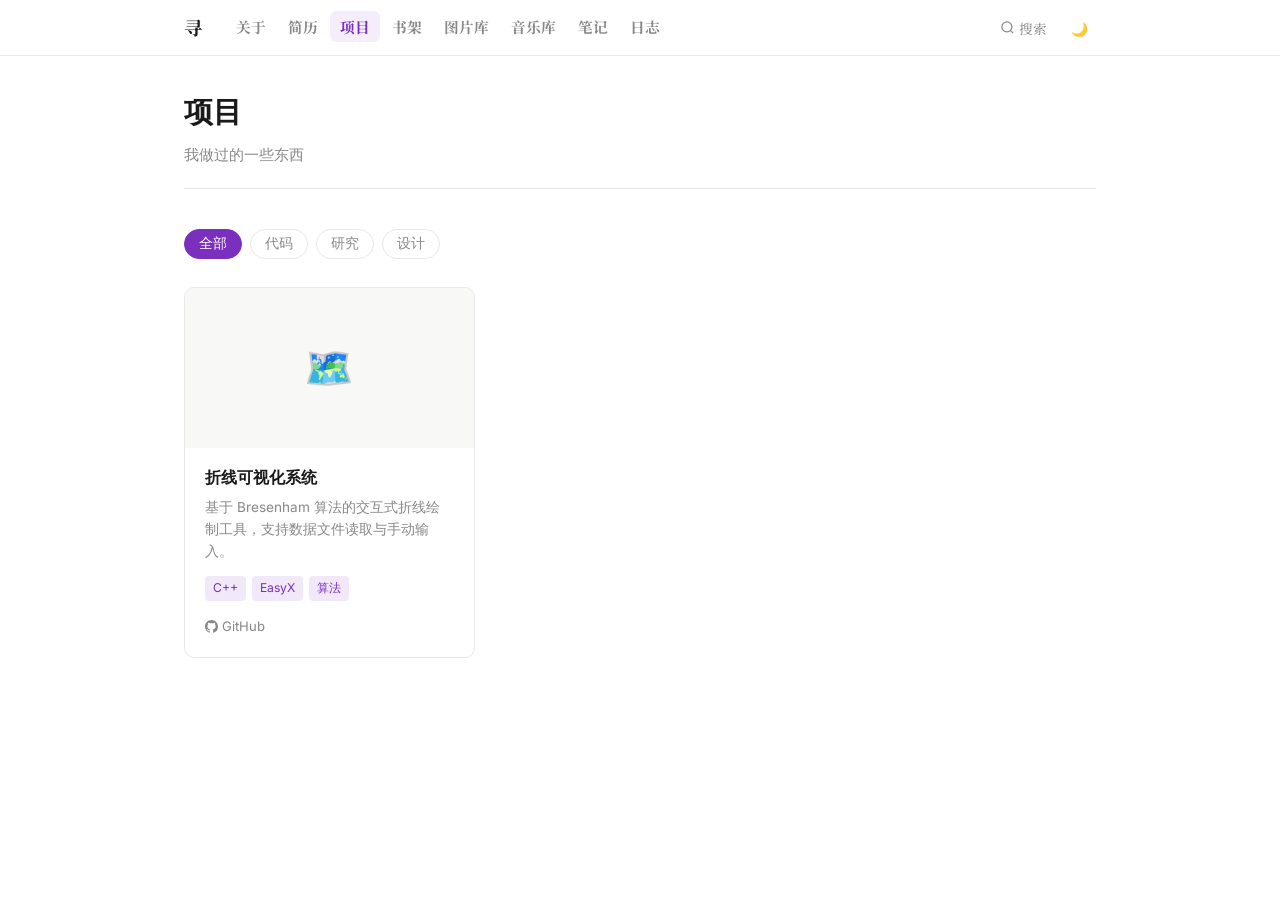
<file: projects.html>
<!DOCTYPE html>
<html lang="zh" data-theme="light">
<head>
  <meta charset="UTF-8">
  <meta name="viewport" content="width=device-width, initial-scale=1.0">
  <title>项目 | 寻</title>
  <link rel="preconnect" href="https://fonts.googleapis.com">
  <link href="https://fonts.googleapis.com/css2?family=Noto+Serif+SC:wght@400;500;700&family=Inter:wght@400;500;600&display=swap" rel="stylesheet">
  <link rel="stylesheet" href="assets/css/style.css">
  <style>
    .projects-grid {
      display: grid;
      grid-template-columns: repeat(auto-fill, minmax(280px, 1fr));
      gap: 20px;
    }
    .project-card {
      background: var(--card-bg);
      border: 1px solid var(--border);
      border-radius: var(--radius);
      overflow: hidden;
      transition: box-shadow 0.25s, border-color 0.25s, transform 0.25s;
      cursor: pointer;
    }
    .project-card:hover {
      box-shadow: var(--shadow);
      border-color: var(--accent);
      transform: translateY(-2px);
    }
    .project-cover {
      width: 100%;
      height: 160px;
      object-fit: cover;
      background: var(--bg-secondary);
      display: flex;
      align-items: center;
      justify-content: center;
      font-size: 2.5rem;
    }
    .project-cover img {
      width: 100%;
      height: 160px;
      object-fit: cover;
    }
    .project-body {
      padding: 16px 20px 20px;
    }
    .project-title {
      font-size: 1rem;
      font-weight: 600;
      margin-bottom: 6px;
    }
    .project-desc {
      font-size: 0.85rem;
      color: var(--text-muted);
      line-height: 1.6;
      margin-bottom: 14px;
    }
    .project-tags {
      display: flex;
      flex-wrap: wrap;
      gap: 6px;
      margin-bottom: 14px;
    }
    .project-tag {
      background: rgba(123,47,190,0.1);
      color: var(--accent);
      border-radius: 4px;
      padding: 2px 8px;
      font-size: 0.76rem;
    }
    .project-links {
      display: flex;
      gap: 10px;
    }
    .project-link {
      font-size: 0.82rem;
      color: var(--text-muted);
      display: flex;
      align-items: center;
      gap: 4px;
      transition: color 0.2s;
    }
    .project-link:hover { color: var(--accent); }
    .category-filter {
      display: flex;
      gap: 8px;
      margin-bottom: 28px;
      flex-wrap: wrap;
    }
    .filter-btn {
      background: none;
      border: 1px solid var(--border);
      border-radius: 20px;
      padding: 5px 14px;
      font-size: 0.85rem;
      cursor: pointer;
      color: var(--text-muted);
      transition: all 0.2s;
      font-family: var(--font-ui);
    }
    .filter-btn:hover,
    .filter-btn.active {
      background: var(--accent);
      border-color: var(--accent);
      color: white;
    }
  </style>
  <script>
    (function() {
      const t = localStorage.getItem('theme') ||
        (window.matchMedia('(prefers-color-scheme: dark)').matches ? 'dark' : 'light');
      document.documentElement.setAttribute('data-theme', t);
    })();
  </script>
</head>
<body>

  <div id="progress-bar"></div>

  <nav class="navbar">
    <div class="navbar-inner">
      <a class="navbar-brand" href="index.html">寻</a>
      <ul class="nav-links">
        <li><a href="index.html">关于</a></li>
        <li><a href="cv.html">简历</a></li>
        <li><a href="projects.html">项目</a></li>
        <li><a href="books.html">书架</a></li>
        <li><a href="gallery.html">图片库</a></li>
        <li><a href="music.html">音乐库</a></li>
        <li><a href="notes.html">笔记</a></li>
        <li><a href="blog.html">日志</a></li>
      </ul>
      <button class="nav-hamburger" id="nav-hamburger" onclick="toggleMobileNav()">
        <span></span><span></span><span></span>
      </button>
      <div class="nav-right">
        <button class="nav-btn" id="search-btn">
          <svg width="15" height="15" viewBox="0 0 24 24" fill="none" stroke="currentColor" stroke-width="2">
            <circle cx="11" cy="11" r="8"/><path d="m21 21-4.35-4.35"/>
          </svg>
          搜索
        </button>
        <button class="nav-btn" id="theme-toggle">🌙</button>
      </div>
    </div>
  </nav>
  <!-- 手机端导航 -->
<div class="mobile-nav" id="mobile-nav">
  <a href="index.html">关于</a>
  <a href="cv.html">简历</a>
  <a href="projects.html">项目</a>
  <a href="books.html">书架</a>
  <a href="gallery.html">图片库</a>
  <a href="music.html">音乐库</a>
  <a href="notes.html">笔记</a>
  <a href="blog.html">日志</a>
</div>

  <main class="page-wrapper">
    <div class="page-header">
      <h1 class="page-title">项目</h1>
      <p class="page-subtitle">我做过的一些东西</p>
    </div>

    <!-- 分类筛选 -->
    <div class="category-filter">
      <button class="filter-btn active" onclick="filterProjects('all', this)">全部</button>
      <button class="filter-btn" onclick="filterProjects('code', this)">代码</button>
      <button class="filter-btn" onclick="filterProjects('research', this)">研究</button>
      <button class="filter-btn" onclick="filterProjects('design', this)">设计</button>
    </div>

    <!-- 项目网格 -->
    <div class="projects-grid" id="projects-grid">

      <!-- 项目示例 1 -->
      <div class="project-card" data-category="code">
        <div class="project-cover">🗺️</div>
        <div class="project-body">
          <div class="project-title">折线可视化系统</div>
          <div class="project-desc">基于 Bresenham 算法的交互式折线绘制工具，支持数据文件读取与手动输入。</div>
          <div class="project-tags">
            <span class="project-tag">C++</span>
            <span class="project-tag">EasyX</span>
            <span class="project-tag">算法</span>
          </div>
          <div class="project-links">
            <a class="project-link" href="https://github.com/Voyager0407" target="_blank">
              <svg width="13" height="13" viewBox="0 0 24 24" fill="currentColor">
                <path d="M12 0C5.37 0 0 5.37 0 12c0 5.31 3.435 9.795 8.205 11.385.6.105.825-.255.825-.57 0-.285-.015-1.23-.015-2.235-3.015.555-3.795-.735-4.035-1.41-.135-.345-.72-1.41-1.23-1.695-.42-.225-1.02-.78-.015-.795.945-.015 1.62.87 1.845 1.23 1.08 1.815 2.805 1.305 3.495.99.105-.78.42-1.305.765-1.605-2.67-.3-5.46-1.335-5.46-5.925 0-1.305.465-2.385 1.23-3.225-.12-.3-.54-1.53.12-3.18 0 0 1.005-.315 3.3 1.23.96-.27 1.98-.405 3-.405s2.04.135 3 .405c2.295-1.56 3.3-1.23 3.3-1.23.66 1.65.24 2.88.12 3.18.765.84 1.23 1.905 1.23 3.225 0 4.605-2.805 5.625-5.475 5.925.435.375.81 1.095.81 2.22 0 1.605-.015 2.895-.015 3.3 0 .315.225.69.825.57A12.02 12.02 0 0 0 24 12c0-6.63-5.37-12-12-12z"/>
              </svg>
              GitHub
            </a>
          </div>
        </div>
      </div>

    </div>
  </main>

  <!-- 搜索弹窗 -->
  <div id="search-overlay" class="search-overlay">
    <div class="search-box">
      <div class="search-input-wrap">
        <svg width="18" height="18" viewBox="0 0 24 24" fill="none" stroke="currentColor" stroke-width="2">
          <circle cx="11" cy="11" r="8"/><path d="m21 21-4.35-4.35"/>
        </svg>
        <input id="search-input" class="search-input" placeholder="输入以开始搜索..." autocomplete="off">
      </div>
      <div id="search-results" class="search-results"></div>
      <div class="search-footer">
        <span><kbd>↑</kbd><kbd>↓</kbd> 导航</span>
        <span><kbd>↩</kbd> 选择</span>
        <span><kbd>esc</kbd> 关闭</span>
      </div>
    </div>
  </div>

  <script src="assets/js/main.js"></script>
  <script>
    function filterProjects(category, btn) {
      document.querySelectorAll('.filter-btn').forEach(b => b.classList.remove('active'));
      btn.classList.add('active');
      document.querySelectorAll('.project-card').forEach(card => {
        if (category === 'all' || card.dataset.category === category) {
          card.style.display = '';
        } else {
          card.style.display = 'none';
        }
      });
    }
  </script>
</body>
</html>
</file>
<file: assets/css/style.css>
/* ===========================
   全局变量与主题
=========================== */
:root {
  --bg: #ffffff;
  --bg-secondary: #f8f8f6;
  --text: #1a1a1a;
  --text-muted: #888;
  --accent: #7B2FBE;
  --accent-light: #9d4fd4;
  --border: #e8e8e8;
  --nav-bg: rgba(255,255,255,0.92);
  --card-bg: #ffffff;
  --shadow: 0 2px 12px rgba(0,0,0,0.07);
  --radius: 10px;
  --font-main: 'Noto Serif SC', 'Georgia', serif;
  --font-ui: 'Inter', 'PingFang SC', 'Microsoft YaHei', sans-serif;
  --transition: 0.25s ease;
}

[data-theme="dark"] {
  --bg: #0f0f0f;
  --bg-secondary: #1a1a1a;
  --text: #e8e8e8;
  --text-muted: #666;
  --accent: #a855f7;
  --accent-light: #c084fc;
  --border: #2a2a2a;
  --nav-bg: rgba(15,15,15,0.92);
  --card-bg: #1a1a1a;
  --shadow: 0 2px 12px rgba(0,0,0,0.3);
}

/* ===========================
   基础重置
=========================== */
*, *::before, *::after {
  box-sizing: border-box;
  margin: 0;
  padding: 0;
}

html {
  scroll-behavior: smooth;
}

body {
  font-family: var(--font-ui);
  background: var(--bg);
  color: var(--text);
  line-height: 1.7;
  transition: background var(--transition), color var(--transition);
}

a {
  color: var(--accent);
  text-decoration: none;
  transition: color var(--transition);
}

a:hover {
  color: var(--accent-light);
}

img {
  max-width: 100%;
  display: block;
}

/* ===========================
   导航栏
=========================== */
.navbar {
  position: fixed;
  top: 0;
  left: 0;
  right: 0;
  z-index: 1000;
  background: var(--nav-bg);
  backdrop-filter: blur(12px);
  -webkit-backdrop-filter: blur(12px);
  border-bottom: 1px solid var(--border);
  height: 56px;
  display: flex;
  align-items: center;
}

.navbar-inner {
  max-width: 960px;
  width: 100%;
  margin: 0 auto;
  padding: 0 24px;
  display: flex;
  align-items: center;
  gap: 8px;
}

.navbar-brand {
  font-family: 'Noto Serif SC', serif;
  font-size: 1.15rem;
  font-weight: 700;
  color: var(--text);
  margin-right: 16px;
  letter-spacing: 0.02em;
}
.navbar-brand:hover {
  color: var(--accent);
}

.nav-links {
  display: flex;
  align-items: center;
  gap: 2px;
  flex: 1;
  list-style: none;
}

.nav-links a {
  font-family: 'Noto Serif SC', serif;
  font-weight: 700;
  color: var(--text-muted);
  font-size: 0.92rem;
  padding: 5px 10px;
  border-radius: 6px;
  transition: all var(--transition);
  white-space: nowrap;
}

.nav-links a:hover,
.nav-links a.active {
  color: var(--accent);
  background: rgba(123,47,190,0.08);
}

.nav-right {
  display: flex;
  align-items: center;
  gap: 8px;
  margin-left: auto;
}

.nav-btn {
  background: none;
  border: none;
  cursor: pointer;
  color: var(--text-muted);
  padding: 6px 8px;
  border-radius: 6px;
  font-size: 0.85rem;
  display: flex;
  align-items: center;
  gap: 4px;
  transition: all var(--transition);
}

.nav-btn:hover {
  color: var(--accent);
  background: rgba(123,47,190,0.08);
}

/* ===========================
   主内容区
=========================== */
.page-wrapper {
  max-width: 960px;
  margin: 0 auto;
  padding: 88px 24px 64px;
}

.about-name {
  font-size: 2.4rem;
  font-weight: 700;
  letter-spacing: -0.01em;
  line-height: 1.2;
  margin-bottom: 8px;
}

.about-name span {
  color: var(--accent);
}

.about-subtitle {
  color: var(--text-muted);
  font-size: 0.95rem;
  margin-bottom: 24px;
}

.about-bio {
  font-family: var(--font-main);
  font-size: 1.05rem;
  line-height: 1.9;
  color: var(--text);
}

.about-avatar {
  width: 200px;
  height: 200px;
  border-radius: 50%;
  object-fit: cover;
  border: 3px solid var(--border);
  box-shadow: var(--shadow);
}

.social-links {
  display: flex;
  gap: 12px;
  margin-top: 28px;
  flex-wrap: wrap;
}

.social-link {
  display: flex;
  align-items: center;
  gap: 6px;
  color: var(--text-muted);
  font-size: 0.85rem;
  padding: 6px 12px;
  border: 1px solid var(--border);
  border-radius: 20px;
  transition: all var(--transition);
}

.social-link:hover {
  color: var(--accent);
  border-color: var(--accent);
  background: rgba(123,47,190,0.05);
}

.social-link img {
  width: 16px;
  height: 16px;
  display: inline;
}

/* ===========================
   页面标题
=========================== */
.page-header {
  margin-bottom: 40px;
  padding-bottom: 20px;
  border-bottom: 1px solid var(--border);
}

.page-title {
  font-size: 1.8rem;
  font-weight: 700;
  margin-bottom: 6px;
}

.page-subtitle {
  color: var(--text-muted);
  font-size: 0.92rem;
}

/* ===========================
   引用块
=========================== */
.quote-block {
  border-left: 3px solid var(--accent);
  padding: 4px 0 4px 20px;
  margin: 24px 0 32px;
  color: var(--text-muted);
  font-family: var(--font-main);
  font-size: 0.98rem;
  font-style: italic;
}

/* ===========================
   搜索弹窗
=========================== */
.search-overlay {
  display: none;
  position: fixed;
  inset: 0;
  background: rgba(0,0,0,0.5);
  z-index: 2000;
  align-items: flex-start;
  justify-content: center;
  padding-top: 80px;
}

.search-overlay.active {
  display: flex;
}

.search-box {
  background: var(--bg);
  border: 1px solid var(--border);
  border-radius: 14px;
  width: 100%;
  max-width: 560px;
  overflow: hidden;
  box-shadow: 0 20px 60px rgba(0,0,0,0.2);
}

.search-input-wrap {
  display: flex;
  align-items: center;
  padding: 0 16px;
  border-bottom: 1px solid var(--border);
  gap: 10px;
}

.search-input-wrap svg {
  color: var(--text-muted);
  flex-shrink: 0;
}

.search-input {
  width: 100%;
  padding: 16px 0;
  background: none;
  border: none;
  outline: none;
  font-size: 1rem;
  color: var(--text);
  font-family: var(--font-ui);
}

.search-input::placeholder {
  color: var(--text-muted);
}

.search-results {
  max-height: 380px;
  overflow-y: auto;
  padding: 8px 0;
}

.search-section-label {
  font-size: 0.75rem;
  color: var(--text-muted);
  padding: 10px 16px 4px;
  text-transform: uppercase;
  letter-spacing: 0.08em;
  font-weight: 600;
}

.search-item {
  display: flex;
  align-items: center;
  padding: 10px 16px;
  cursor: pointer;
  border-radius: 8px;
  margin: 0 6px;
  transition: background var(--transition);
  gap: 12px;
}

.search-item:hover,
.search-item.selected {
  background: rgba(123,47,190,0.08);
  color: var(--accent);
}

.search-item-title {
  font-size: 0.92rem;
}

.search-footer {
  display: flex;
  gap: 16px;
  padding: 10px 16px;
  border-top: 1px solid var(--border);
  font-size: 0.76rem;
  color: var(--text-muted);
}

.search-footer kbd {
  background: var(--bg-secondary);
  border: 1px solid var(--border);
  border-radius: 4px;
  padding: 1px 5px;
  font-size: 0.72rem;
}

/* ===========================
   卡片
=========================== */
.card {
  background: var(--card-bg);
  border: 1px solid var(--border);
  border-radius: var(--radius);
  padding: 20px 24px;
  transition: box-shadow var(--transition), border-color var(--transition);
}

.card:hover {
  box-shadow: var(--shadow);
  border-color: var(--accent);
}

/* ===========================
   书籍备注（诗歌/多行文本）
=========================== */
.book-note {
  white-space: pre-wrap;
  font-family: var(--font-main);
  line-height: 1.9;
}

/* ===========================
   分隔线
=========================== */
.divider {
  border: none;
  border-top: 1px solid var(--border);
  margin: 32px 0;
  opacity: 0.6;
}

.divider-purple {
  border-color: var(--accent);
  opacity: 0.3;
}

/* ===========================
   进度条
=========================== */
#progress-bar {
  position: fixed;
  top: 56px;
  left: 0;
  height: 2px;
  background: var(--accent);
  width: 0%;
  z-index: 999;
  transition: width 0.1s;
}

/* ===========================
   响应式
=========================== */
@media (max-width: 768px) {
  .about-layout {
    grid-template-columns: 1fr;
  }
  .about-avatar {
    width: 120px;
    height: 120px;
  }
  .nav-links {
    display: none;
  }
}

/* ===========================
   滚动条美化
=========================== */
::-webkit-scrollbar {
  width: 6px;
}
::-webkit-scrollbar-track {
  background: transparent;
}
::-webkit-scrollbar-thumb {
  background: var(--border);
  border-radius: 3px;
}
::-webkit-scrollbar-thumb:hover {
  background: var(--text-muted);
}

/* ===========================
   首页布局优化
=========================== */
.about-layout {
  display: grid;
  grid-template-columns: 1fr auto;
  gap: 40px;
  align-items: start;
  min-height: 60vh;
  padding-top: 80px;
}
.about-left {
  display: flex;
  flex-direction: column;
  justify-content: space-between;
  min-height: 280px;
}

.about-name {
  font-family: 'Noto Serif SC', serif;
  font-size: 3.5rem;
  font-weight: 700;
  color: #000000;
  letter-spacing: -0.02em;
  line-height: 1.1;
  margin-bottom: 0;
}

[data-theme="dark"] .about-name {
  color: #ffffff;
}

.about-subtitle {
  font-family: 'Noto Serif SC', serif;
  font-size: 1.15rem;
  color: var(--text-muted);
  margin-top: 14px;
  margin-bottom: auto;
  letter-spacing: 0.03em;
  font-weight: 400;
}
.about-bio {
  font-family: 'EB Garamond', 'Georgia', serif;
  font-size: 1.25rem;
  color: var(--text);
  font-style: italic;
  margin-top: 40px;
  line-height: 1.6;
}

.about-right {
  display: flex;
  align-items: flex-start;
  padding-top: 4px;
}

.about-avatar {
  width: 280px;
  height: 280px;
  object-fit: cover;
  border-radius: 50%;
  border: 2px solid var(--border);
  box-shadow: var(--shadow);
  margin-right: 40px;
}

/* 社交链接居中底部 */
.social-links-wrap {
  display: flex;
  justify-content: center;
  margin-top: 60px;
  padding-top: 32px;
  border-top: 1px solid var(--border);
}

.social-links {
  display: flex;
  gap: 12px;
  flex-wrap: wrap;
  justify-content: center;
}

/* ===========================
   页脚
=========================== */
.site-footer {
  border-top: 1px solid var(--border);
  padding: 20px 0;
  margin-top: 40px;
}

.footer-inner {
  max-width: 960px;
  margin: 0 auto;
  padding: 0 24px;
  text-align: center;
  font-size: 0.82rem;
  color: var(--text-muted);
}

@media (max-width: 600px) {
  .about-layout {
    grid-template-columns: 1fr;
  }
  .about-right {
    justify-content: center;
  }
  .about-avatar {
    width: 160px;
    height: 220px;
  }
  .about-name { font-size: 2.8rem; }
}

/* ===========================
   搜索框字体
=========================== */
.search-input,
.search-item-title,
.search-section-label,
.search-footer,
.search-footer kbd,
.nav-btn {
  font-family: 'Noto Serif SC', serif;
}

.search-input::placeholder {
  font-family: 'Noto Serif SC', serif;
}

/* ===========================
   手机端汉堡菜单
=========================== */
.nav-hamburger {
  display: none;
  flex-direction: column;
  justify-content: center;
  gap: 5px;
  background: none;
  border: none;
  cursor: pointer;
  padding: 6px;
  margin-left: auto;
  margin-right: 8px;
}

.nav-hamburger span {
  display: block;
  width: 22px;
  height: 2px;
  background: var(--text);
  border-radius: 2px;
  transition: all 0.3s ease;
}

.nav-hamburger.active span:nth-child(1) {
  transform: translateY(7px) rotate(45deg);
}
.nav-hamburger.active span:nth-child(2) {
  opacity: 0;
}
.nav-hamburger.active span:nth-child(3) {
  transform: translateY(-7px) rotate(-45deg);
}

.mobile-nav {
  display: none;
  position: fixed;
  top: 56px;
  left: 0;
  right: 0;
  background: var(--nav-bg);
  backdrop-filter: blur(12px);
  -webkit-backdrop-filter: blur(12px);
  border-bottom: 1px solid var(--border);
  z-index: 999;
  padding: 12px 0;
}

.mobile-nav.active {
  display: block;
}

.mobile-nav a {
  display: block;
  padding: 12px 24px;
  font-family: 'Noto Serif SC', serif;
  font-weight: 700;
  font-size: 1rem;
  color: var(--text-muted);
  transition: all 0.2s;
}

.mobile-nav a:hover,
.mobile-nav a.active {
  color: var(--accent);
  background: rgba(123,47,190,0.06);
}

@media (max-width: 768px) {
  .nav-links { display: none; }
  .nav-hamburger { display: flex; }
}

@media (min-width: 769px) {
  .mobile-nav { display: none !important; }
}
</file>
